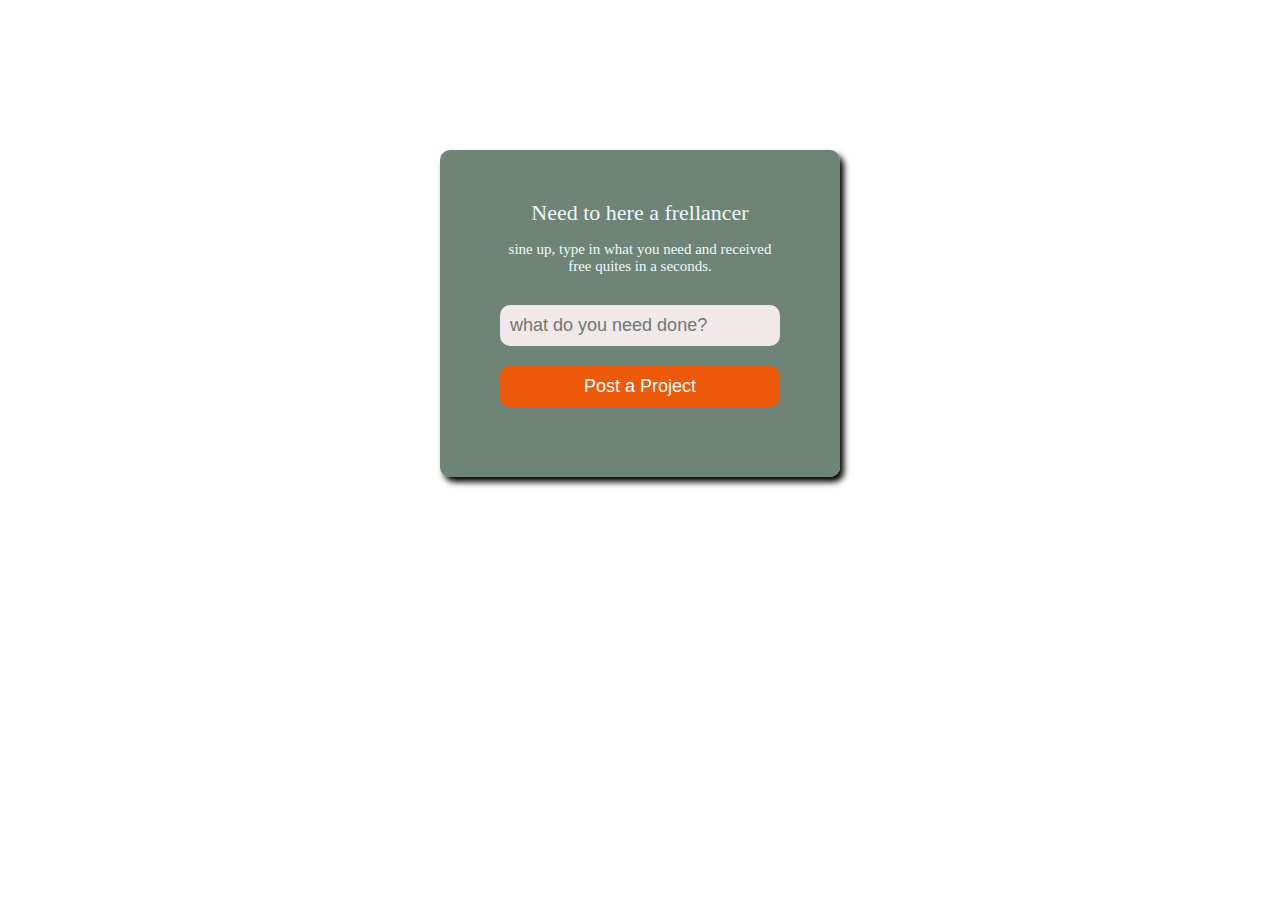
<file: 66 mini project/index.html>
<!DOCTYPE html>
<html lang="en">
<head>
    <meta charset="UTF-8">
    <meta name="viewport" content="width=device-width, initial-scale=1.0">
    <title>Registration Form </title>
    <link rel="stylesheet" href="style.css">
</head>
    <body>

    <main class="container"> 
        <div class="card">
            <H1><B>Need to here a frellancer</B></H1>
            <p> sine up, type in what you need and received free quites in a seconds.</p>
            <form >
                <div class="form-group">
                <input type="text" id="text" name="text" placeholder="what do you need done?"> 
                </div>
                <div class="form-group">
                     <button type="submit"> Post a Project</button>
                </div>
            </form>   
            </div>
           </main>


        </body>
</html>
</file>
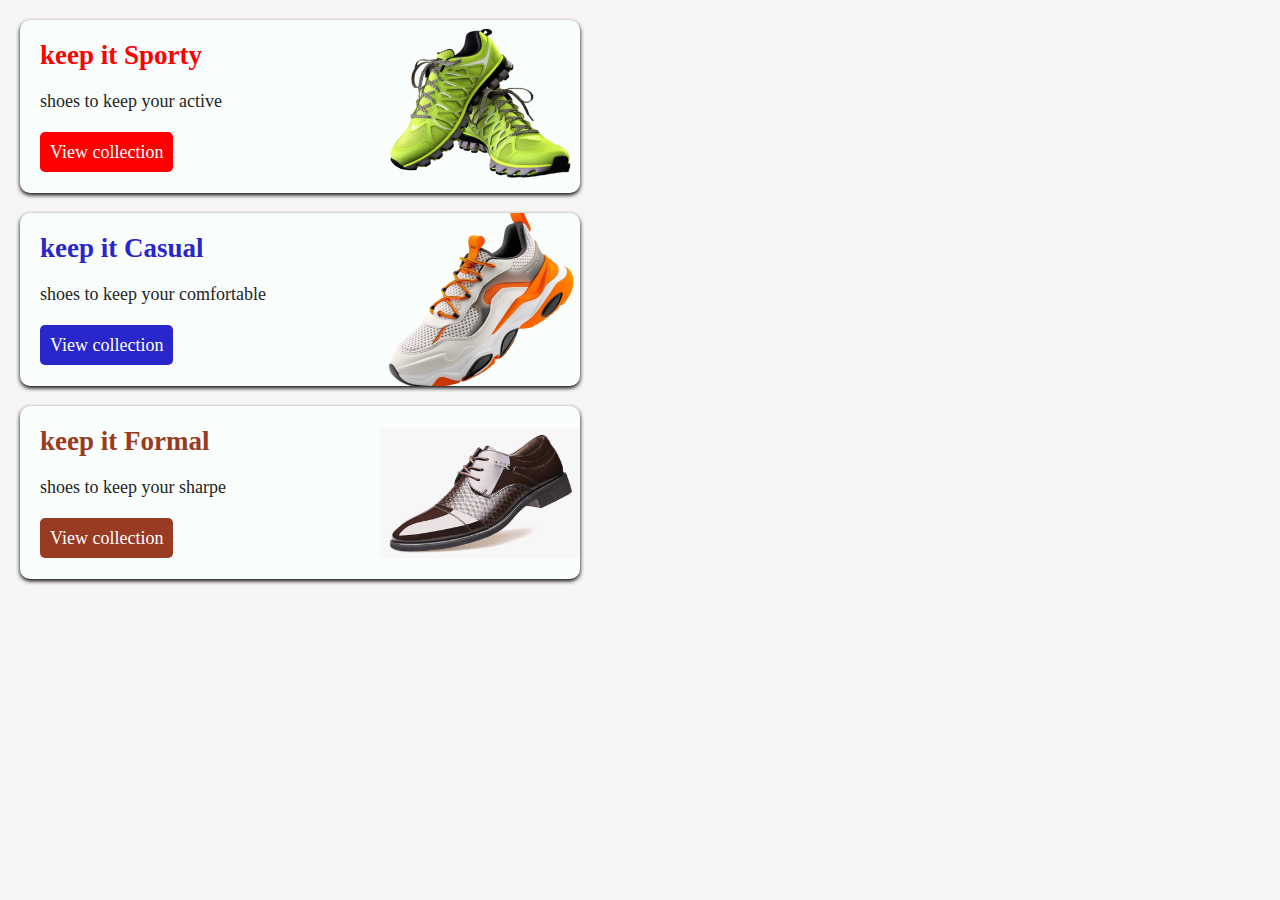
<file: 67. Shoe Cards Mini-Project/index.html>
<!DOCTYPE html>
<html lang="en">
<head>
    <meta charset="UTF-8">
    <meta name="viewport" content="width=device-width, initial-scale=1.0">
    <title>Document</title>
    <link rel="stylesheet" href="style.css">
</head>
<body>
    <div class="container">

        <div class="card card-sporty">
            <h2>keep it Sporty</h2>
            <p>shoes to keep your active</p>
            <a href="#">View collection</a>
        </div>
        <div class="card card-casual">
            <h2>keep it Casual</h2>
            <p>shoes to keep your comfortable</p>
            <a href="#">View collection</a>
        </div>
        <div class="card card-formal">
            <h2>keep it Formal</h2>
            <p>shoes to keep your sharpe</p>
            <a href="#">View collection</a>
        </div>

    </div>
</body>
</html>
</file>
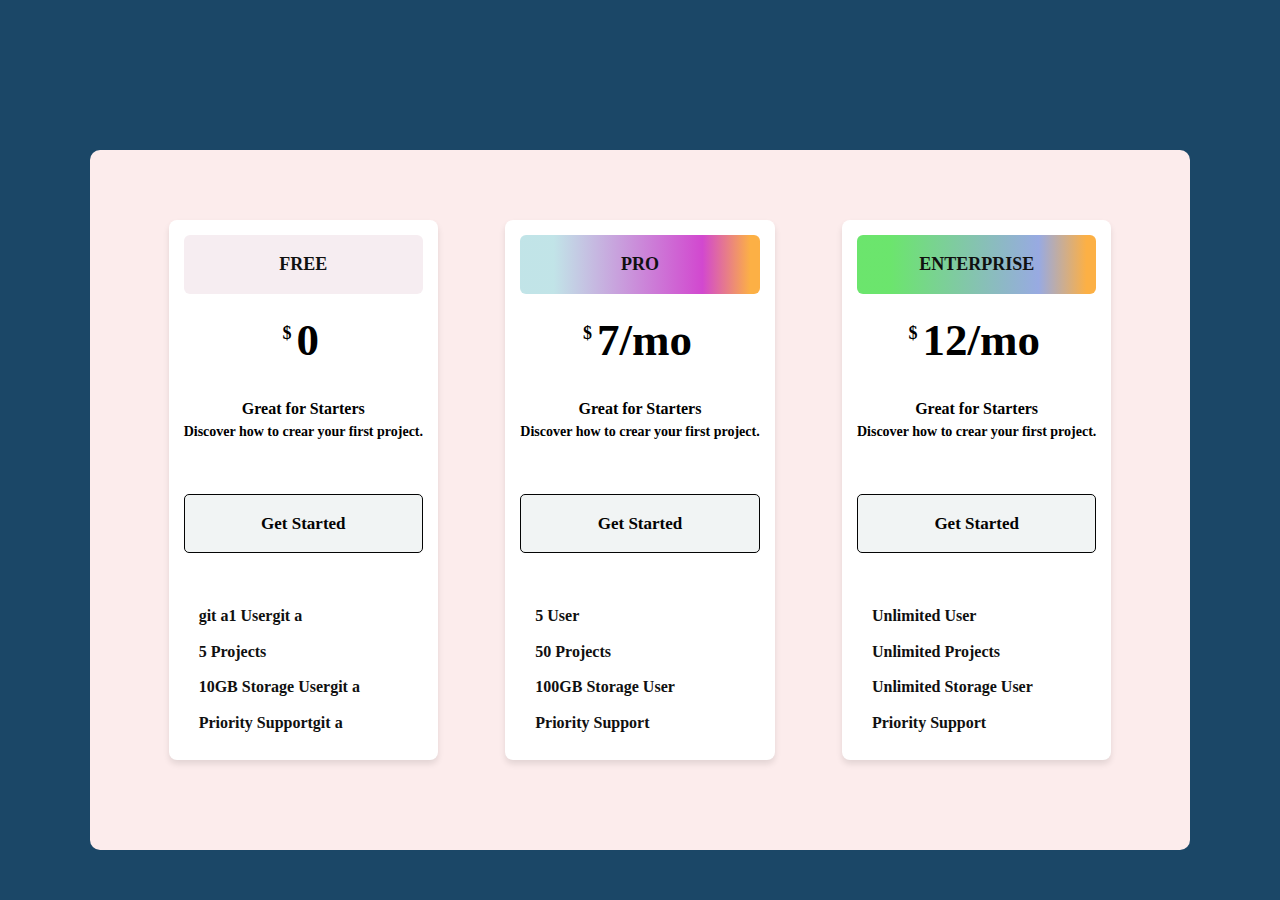
<file: 75. Pricing Card CSS Mini-Project/index.html>
<!DOCTYPE html>
<html lang="en">
<head>
    <meta charset="UTF-8">
    <meta name="viewport" content="width=device-width, initial-scale=1.0">
    <title>Pricing </title>
    <link rel="stylesheet" href="style.css">
</head>
    <body>
            
    <div class="container">
        <div class="pricing">
            <div class="card card-free">
                <h2>Free</h2>
                <p class="price"><sup>$</sup>0</p>
                <p class="price-info"><strong> Great for Starters</strong> </p>
                <p class="main-text">Discover how to crear your first project.</p>
                <a href="#" class="btn">Get Started</a>

                <ul >
                    <li> <b></b>git a1 User</b>git a</li>
                    <li><b> 5 Projects</b></li>
                    <li> <b>10GB Storage User</b>git a</li>
                    <li><b> Priority Support</b>git a</li>
                </ul>

            </div>

            <div class="card card-pro">
                <h2>Pro</h2>
                <p class="price"><sup>$</sup>7/mo</p>
                <p class="price-info"><strong> Great for Starters</strong> </p>
                <p class="main-text">Discover how to crear your first project.</p>
                <a href="#" class="btn">Get Started</a>

                <ul >
                    <li> 5 User</li>
                    <li> 50 Projects</li>
                    <li> 100GB Storage User</li>
                    <li> Priority Support</li>
                </ul>

            </div>


            <div class="card card-enterprise">
                <h2>Enterprise</h2>
                <p class="price"><sup>$</sup>12/mo</p>
                <p class="price-info"><strong> Great for Starters</strong> </p>
                <p class="main-text">Discover how to crear your first project.</p>
                <a href="#" class="btn">Get Started</a>

                <ul >
                    <li><i class="fas fa-check"></i> Unlimited User</li>
                    <li> Unlimited Projects</li>
                    <li> Unlimited Storage User</li>
                    <li> Priority Support</li>
                </ul>

            </div>

        </div>

    </div>

        </body>
</html>
</file>
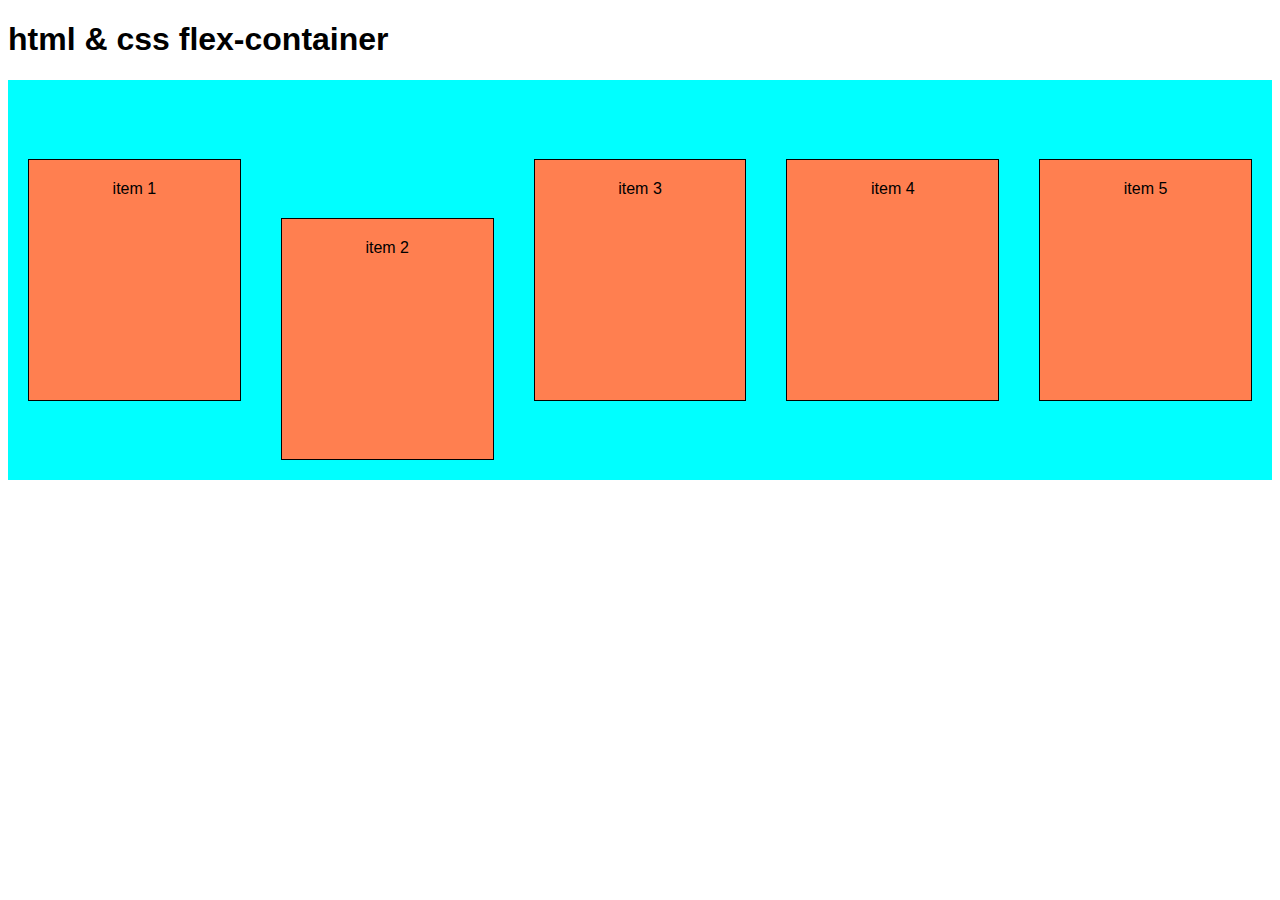
<file: flex/index.html>
<!DOCTYPE html>
<html lang="en">
<head>
    <meta charset="UTF-8">
    <meta name="viewport" content="width=device-width, initial-scale=1.0">
    <title>flex container </title>
    <link rel="stylesheet" href="style.css">
</head>
    <body>
            <h1>html & css flex-container</h1>
    <div class="flex-container">
        <div class="flex-item item-1">item 1</div>
        <div class="flex-item item-2">item 2</div>
        <div class="flex-item item-3">item 3</div>
        <div class="flex-item item-4">item 4</div>
        <div class="flex-item item-5">item 5</div> 

    </div>


        </body>
</html>
</file>
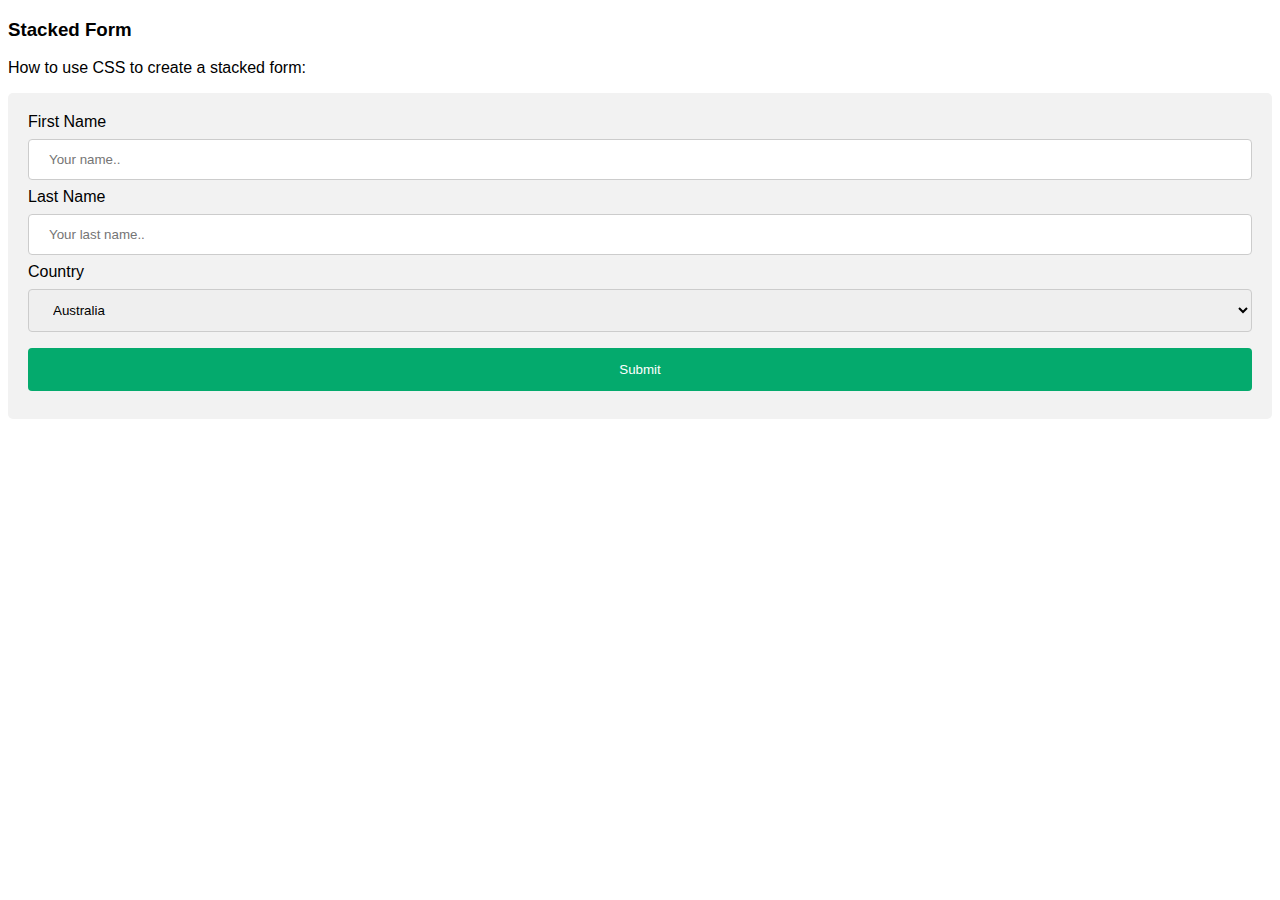
<file: New html/index.html>
<!DOCTYPE html>
<html>
<style>
body {
  font-family: Arial;
}

input[type=text], select {
  width: 100%;
  padding: 12px 20px;
  margin: 8px 0;
  display: block;
  border: 1px solid #ccc;
  border-radius: 4px;
  box-sizing: border-box;
}

input[type=submit] {
  width: 100%;
  background-color: #04AA6D;
  color: white;
  padding: 14px 20px;
  margin: 8px 0;
  border: none;
  border-radius: 4px;
  cursor: pointer;
}

input[type=submit]:hover {
  background-color: #45a049;
}

div.container {
  border-radius: 5px;
  background-color: #f2f2f2;
  padding: 20px;
}
</style>
<body>

<h3>Stacked Form</h3>
<p>How to use CSS to create a stacked form:</p>

<div class="container">
  <form action="/action_page.php">
    <label for="fname">First Name</label>
    <input type="text" id="fname" name="firstname" placeholder="Your name..">

    <label for="lname">Last Name</label>
    <input type="text" id="lname" name="lastname" placeholder="Your last name..">

    <label for="country">Country</label>
    <select id="country" name="country">
      <option value="australia">Australia</option>
      <option value="canada">Canada</option>
      <option value="usa">USA</option>
    </select>
  
    <input type="submit" value="Submit">
  </form>
</div>

</body>
</html>
</file>
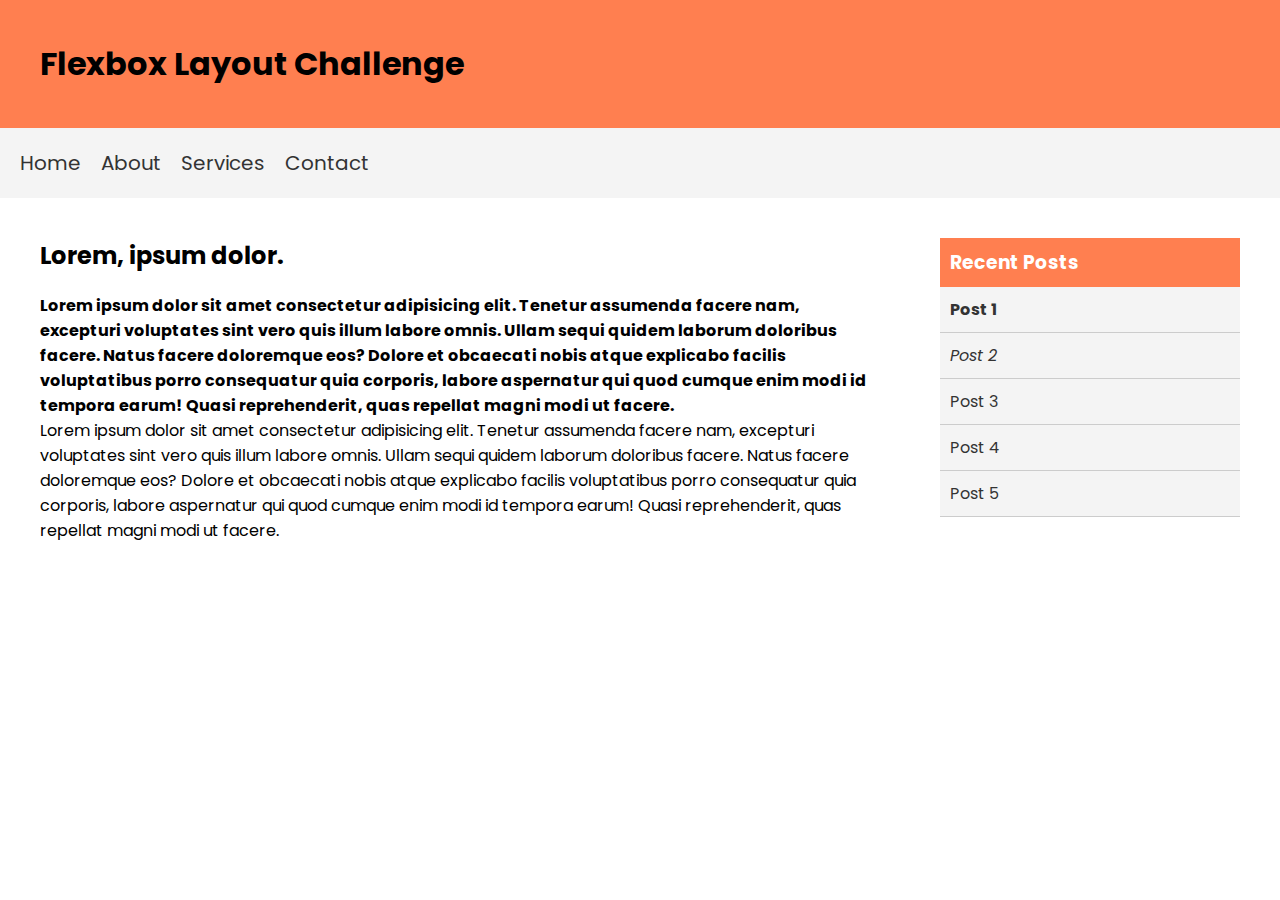
<file: flex resorce/rstyle.html>
<!DOCTYPE html>
<html lang="en">
  <head>
    <meta charset="UTF-8" />
    <meta name="viewport" content="width=device-width, initial-scale=1.0" />
    <link rel="preconnect" href="https://fonts.googleapis.com" />
    <link rel="preconnect" href="https://fonts.gstatic.com" crossorigin />
    <link
      href="https://fonts.googleapis.com/css2?family=Poppins:wght@300;400;500;600;700;800&display=swap"
      rel="stylesheet"
    />
    <link rel="stylesheet" href="resorce.css" />
    <title>HTML & CSS Sandbox</title>
  </head>
  <body>
    <header class="header">
      <h1>Flexbox Layout Challenge</h1>
    </header>
    <nav>
      <ul class="main-menu">
        <li><a href="#">Home</a></li>
        <li><a href="#">About</a></li>
        <li><a href="#">Services</a></li>
        <li><a href="#">Contact</a></li>
      </ul>
    </nav>
    <main class="main">
      <section>
        <h2>Lorem, ipsum dolor.</h2>
        <p>
          <b>Lorem ipsum dolor sit amet consectetur adipisicing elit. Tenetur
            assumenda facere nam, excepturi voluptates sint vero quis illum labore
            omnis. Ullam sequi quidem laborum doloribus facere. Natus facere
            doloremque eos? Dolore et obcaecati nobis atque explicabo facilis
            voluptatibus porro consequatur quia corporis, labore aspernatur qui
            quod cumque enim modi id tempora earum! Quasi reprehenderit, quas
            repellat magni modi ut facere.</b>
        </p>

        <p>
         Lorem ipsum dolor sit amet consectetur adipisicing elit. Tenetur
          assumenda facere nam, excepturi voluptates sint vero quis illum labore
          omnis. Ullam sequi quidem laborum doloribus facere. Natus facere
          doloremque eos? Dolore et obcaecati nobis atque explicabo facilis
          voluptatibus porro consequatur quia corporis, labore aspernatur qui
          quod cumque enim modi id tempora earum! Quasi reprehenderit, quas
          repellat magni modi ut facere.
        </p>
      </section>

      <aside>
        <h3>Recent Posts</h3>
        <ul>
          <li><a href="#"><b>  Post 1</b></a></li>
          <li><a href="#"><i> Post 2</i></a></li>
          <li><a href="#">Post 3</a></li>
          <li><a href="#">Post 4</a></li>
          <li><a href="#">Post 5</a></li>
        </ul>
      </aside>
    </main>
  </body>
</html>
</file>
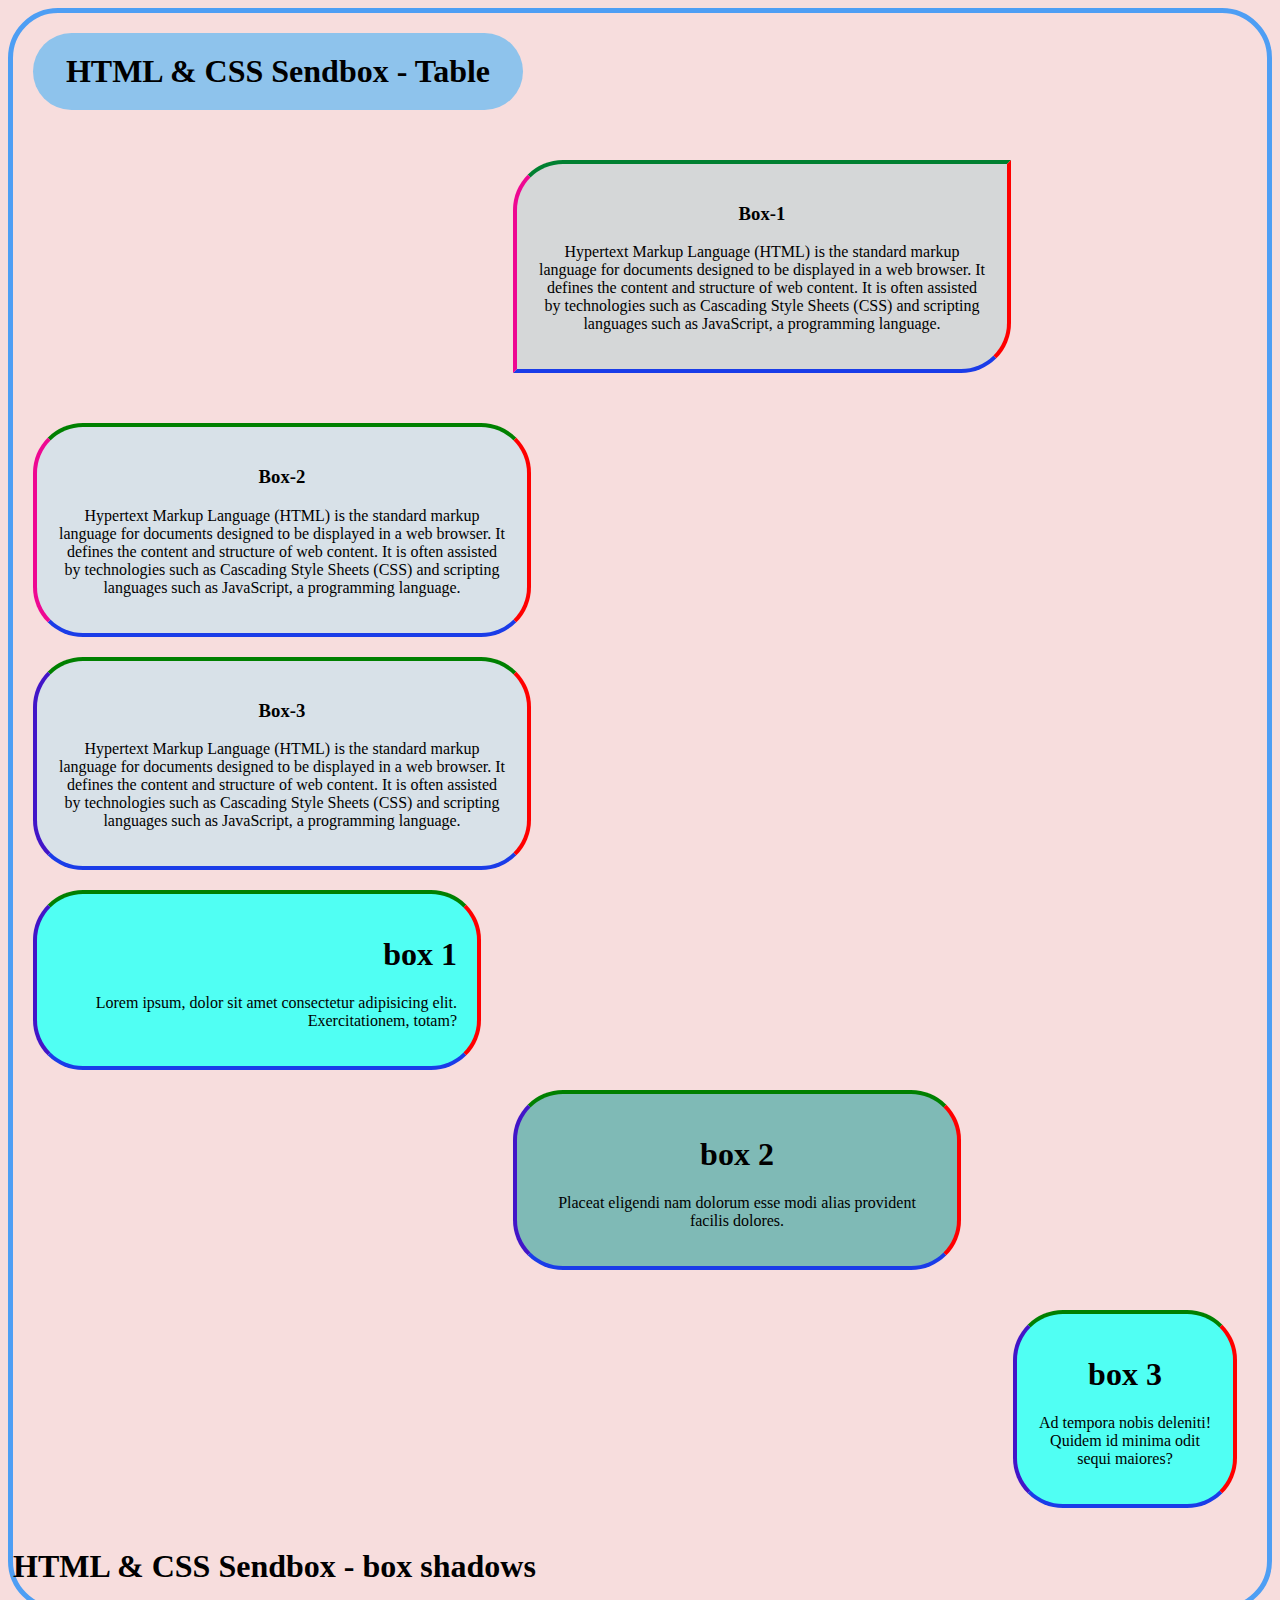
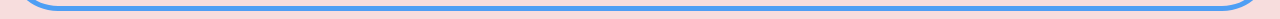
<file: pading/pading.html>
<!DOCTYPE html>
<html lang="en">
<head>
    <meta charset="UTF-8">
    <meta name="viewport" content="width=device-width, initial-scale=1.0">
    
   <link rel="stylesheet" href="padingcss.css">
    <title>Document</title>
</head>
<body>
    <h1 class="main">HTML & CSS Sendbox - Table</h1>

    <div class="checkbox-1">
        <h3> Box-1</h3>

         <P> Hypertext Markup Language (HTML) is the standard markup 
                language for documents designed to be displayed in a web browser.
                It defines the content and structure of web content.
                 It is often assisted by technologies such as Cascading Style 
                 Sheets (CSS) and scripting languages such as JavaScript, a programming language.</P>
    </div>

    <div class="checkbox-2">
        <h3> Box-2</h3>

         <P> Hypertext Markup Language (HTML) is the standard markup 
                language for documents designed to be displayed in a web browser.
                It defines the content and structure of web content.
                 It is often assisted by technologies such as Cascading Style 
                 Sheets (CSS) and scripting languages such as JavaScript, a programming language.</P>
    </div>

    <div class="checkbox-3">
        <h3> Box-3</h3>

         <P> Hypertext Markup Language (HTML) is the standard markup 
                language for documents designed to be displayed in a web browser.
                It defines the content and structure of web content.
                 It is often assisted by technologies such as Cascading Style 
                 Sheets (CSS) and scripting languages such as JavaScript, a programming language.</P>
    </div>




<div>
</div>




    <div class="box box-1">
        <h1>box 1</h1>
        <p>Lorem ipsum, dolor sit amet consectetur adipisicing elit. Exercitationem, totam?</p>
    </div>
    <div class="box box-2">
        <h1>box 2</h1>
        <p>Placeat eligendi nam dolorum esse modi alias provident facilis dolores.</p>
    </div>
    <div class="box box-3">
        <h1>box 3</h1>
        <p>Ad tempora nobis deleniti! Quidem id minima odit sequi maiores?</p>
    </div>
</div>



<div>
    <h1 class="boxshadow">HTML & CSS Sendbox - box shadows</h1>

</div>
   
</body>
</html>
</file>
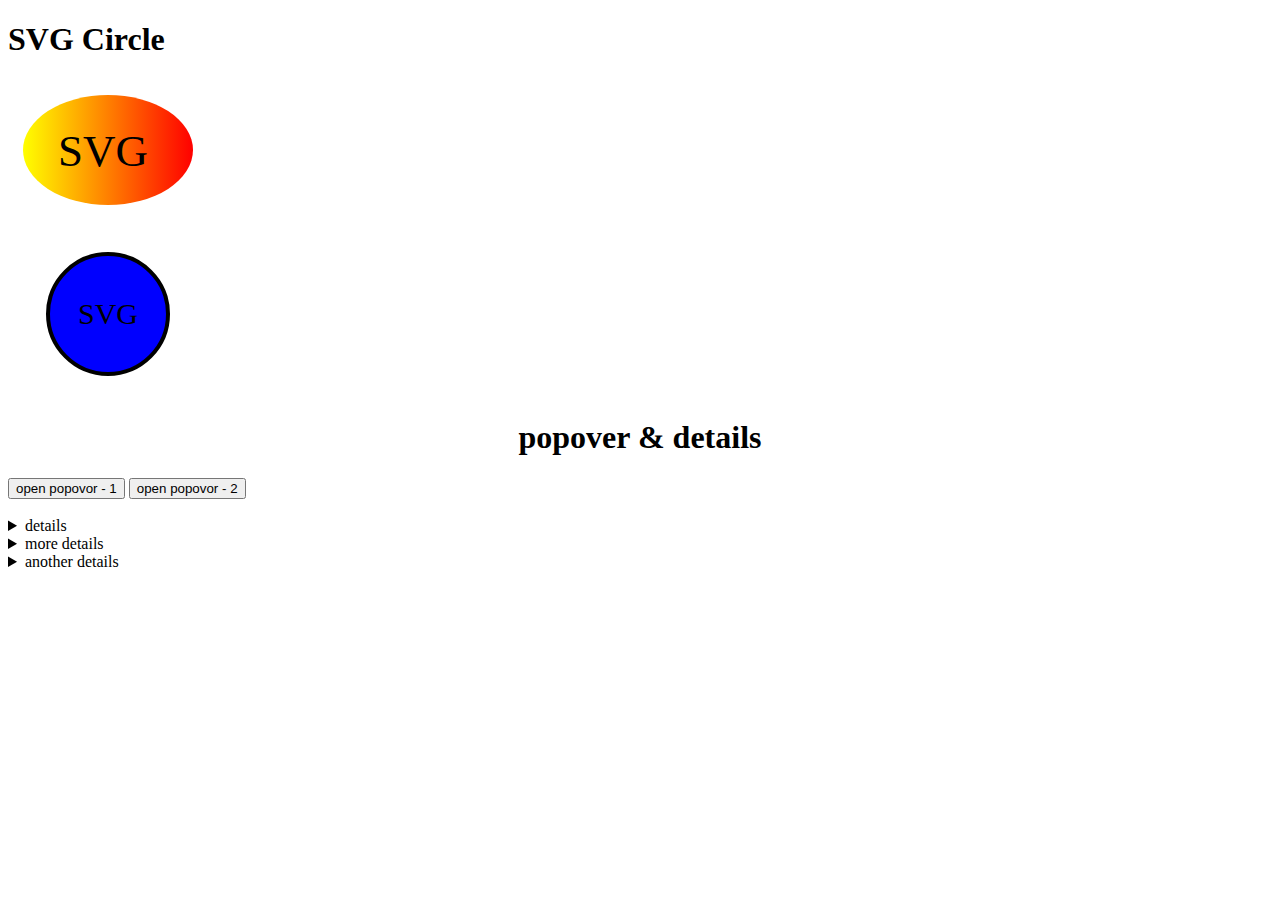
<file: svg/svg.html>
<!DOCTYPE html>
<html lang="en">
<head>
    <meta charset="UTF-8">
    <meta name="viewport" content="width=device-width, initial-scale=1.0">
    <title>svg</title>
</head>
<body>
    <h1>SVG Circle</h1>
<div>
  <svg height="130" width="500">
    <defs>
      <linearGradient id="grad1">
        <stop offset="0%" stop-color="yellow" />
        <stop offset="100%" stop-color="red" />
      </linearGradient>
    </defs>
    <ellipse cx="100" cy="70" rx="85" ry="55" fill="url(#grad1)" />
    <text font-size="45" font-family="Verdana" x="50" y="86"> SVG</text>
    Sorry, your browser does not support inline SVG.
  </svg>


</div>
   <div>


<svg
          width="180" height="180">
          <circle cx="100" cy="100" r="60" stroke="black" stroke-width="4" fill="blue" />
          <text  font-size="30" font-family="Verdana" x="70" y="110" file="white">  SVG</text>
        
      </svg>

    </div>

    <div>
          <h1 style="text-align: center;">   popover & details   </h1>

            <button  popovertarget="popover-1"> open popovor - 1 </button>

                  <div popover id="popover-1"> this is popover -1</div> 

                  <button  popovertarget="popover-2"> open popovor - 2 </button>                                 
                  <div popover id="popover-2"> <h2> this is popover -2 </h2> 
                               <p>   hello bamgladesh </p> </div>
                
                  </br> <br>


        <details> 
          <summary>details</summary> 
          <p>
            this is my practice. this is a short details.
          </p>

    </details>
        
    <details> 
      <summary>more details</summary> 
      <p>
        this is my practice. this is a short details.
      </p>

</details>

<details> 
  <summary>another details</summary> 
  <p>
    this is my practice. this is a short details. this is more detials.
  </p>

</details>

    
   
 



</body>
</html>
</file>
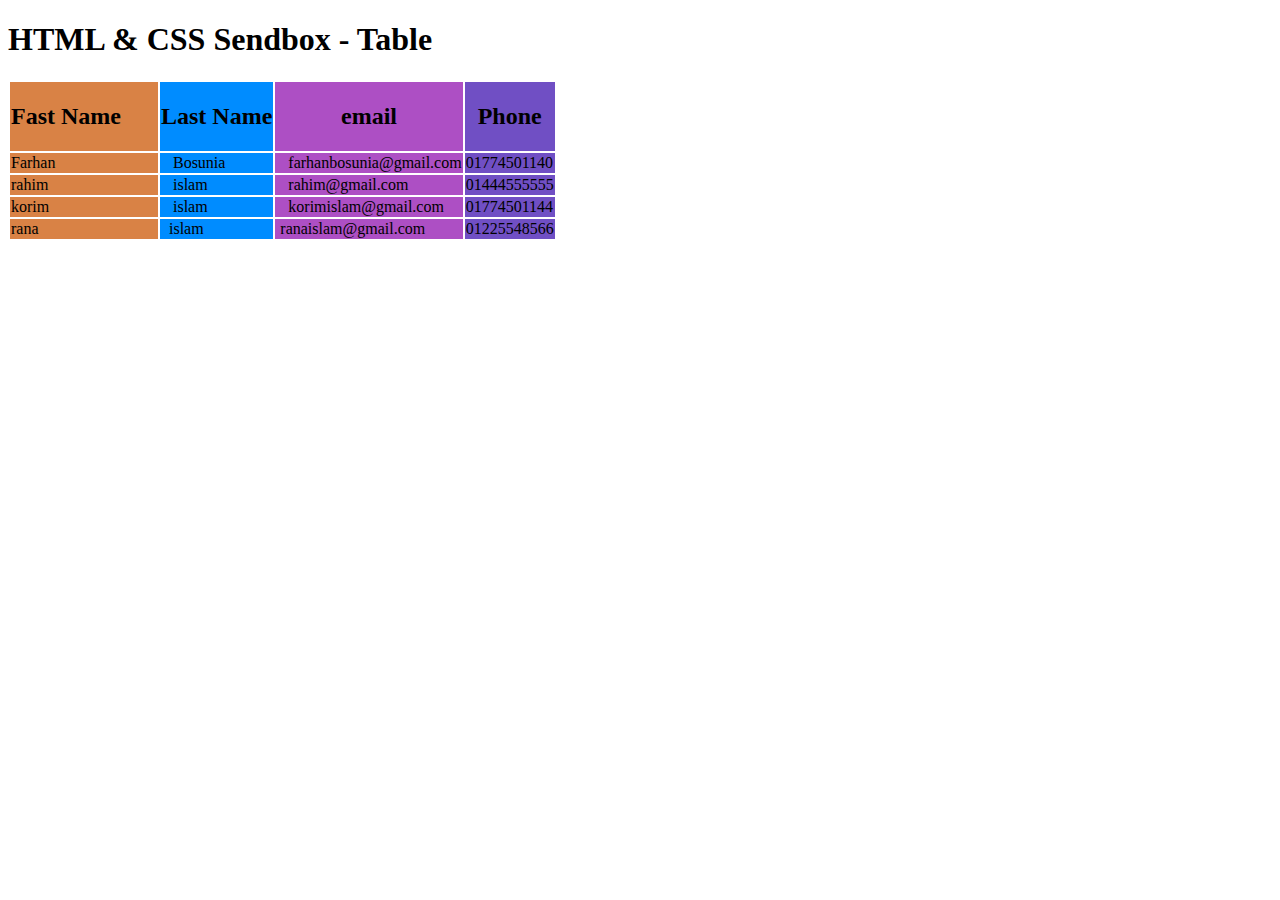
<file: table/image.html>
<!DOCTYPE html>
<html lang="en">
<head>
    <meta charset="UTF-8">
    <meta name="viewport" content="width=device-width, initial-scale=1.0">
    <title>HTML & CSS Sendbox</title>
</head>
<body>
    <h1>HTML & CSS Sendbox - Table</h1>

    <!--   <img src="Screenshot_5.png" alt=""usemap = "#computermap " />
        <map name="cmputermap"></map>--> 
        <table>
                <colgroup>
                    <col style="background-color: rgb(217, 130, 69);">
                    <col style="background-color: rgb(0, 140, 255);">
                    <col style="background-color: rgb(173, 79, 196);">
                    <col style="background-color: rgb(112, 79, 196); column-rule-color: blue;">
                </colgroup>
                <tr> 
                    <th>   <h2> Fast Name  &nbsp;&nbsp; &nbsp;&nbsp; </h2></th> 
                    <th>    <h2> Last Name </h2></th>
                    <th>    <h2> email </h2> </th>
                    <th>     <h2> Phone </h2> </th>
                </tr>
                
                <tr>
                    <td> Farhan </td> 
                    <td > &nbsp;&nbsp;  Bosunia</td>
                    <td> &nbsp;&nbsp; farhanbosunia@gmail.com</td>
                    <td> 01774501140</td>
                </tr>
                <tr>
                    <td> rahim </td> 
                    <td > &nbsp;&nbsp;  islam</td>
                    <td> &nbsp;&nbsp; rahim@gmail.com</td>
                    <td> 01444555555</td>
                </tr>
                <tr>
                    <td> korim </td> 
                    <td> &nbsp;&nbsp;  islam</td>
                    <td> &nbsp;&nbsp; korimislam@gmail.com</td>
                    <td> 01774501144</td>
                </tr>

                <tr>
                    <td> rana </td> 
                    <td> &nbsp;  islam</td>
                    <td> &nbsp;ranaislam@gmail.com</td>
                    <td> 01225548566</td>
                </tr>











                



        </table>





</body>
</html>
</file>
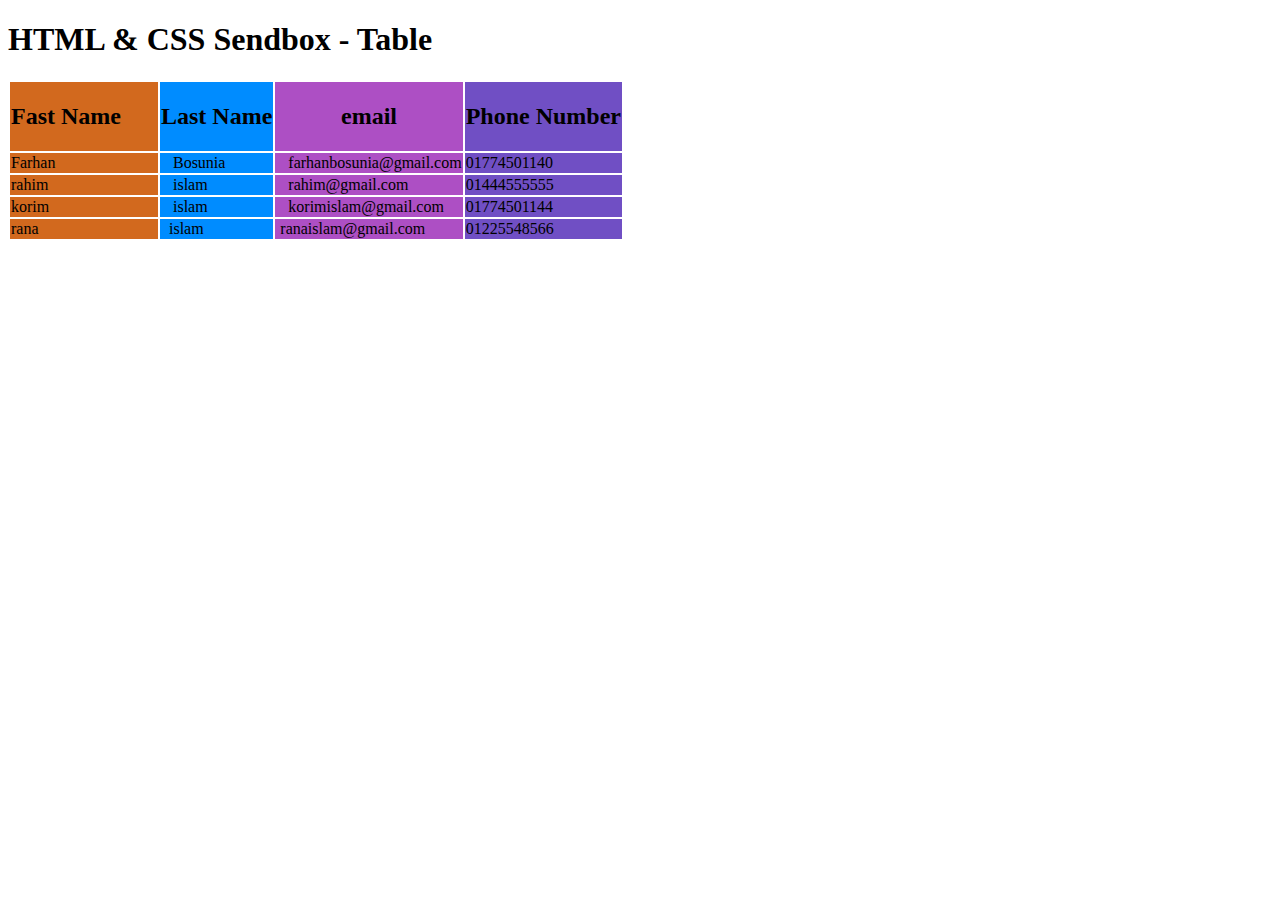
<file: table/Table.html>
<!DOCTYPE html>
<html lang="en">
<head>
    <meta charset="UTF-8">
    <meta name="viewport" content="width=device-width, initial-scale=1.0">
    <title>HTML & CSS Sendbox</title>
</head>
<body>
    <h1>HTML & CSS Sendbox - Table</h1>

    <!--   <img src="Screenshot_5.png" alt=""usemap = "#computermap " />
        <map name="cmputermap"></map>--> 
        <table>
                <colgroup>
                    <col style="background-color: chocolate;">
                    <col style="background-color: rgb(0, 140, 255);">
                    <col style="background-color: rgb(173, 79, 196);">
                    <col style="background-color: rgb(112, 79, 196); column-rule-color: blue;">
                </colgroup>
                <tr> 
                    <th>   <h2> Fast Name  &nbsp;&nbsp; &nbsp;&nbsp; </h2></th> 
                    <th>    <h2> Last Name </h2></th>
                    <th>    <h2> email </h2> </th>
                    <th>     <h2> Phone Number </h2> </th>
                </tr>
                
                <tr>
                    <td> Farhan </td> 
                    <td > &nbsp;&nbsp;  Bosunia</td>
                    <td> &nbsp;&nbsp; farhanbosunia@gmail.com</td>
                    <td> 01774501140</td>
                </tr>
                <tr>
                    <td> rahim </td> 
                    <td > &nbsp;&nbsp;  islam</td>
                    <td> &nbsp;&nbsp; rahim@gmail.com</td>
                    <td> 01444555555</td>
                </tr>
                <tr>
                    <td> korim </td> 
                    <td> &nbsp;&nbsp;  islam</td>
                    <td> &nbsp;&nbsp; korimislam@gmail.com</td>
                    <td> 01774501144</td>
                </tr>

                <tr>
                    <td> rana </td> 
                    <td> &nbsp;  islam</td>
                    <td> &nbsp;ranaislam@gmail.com</td>
                    <td> 01225548566</td>
                </tr>











                



        </table>





</body>
</html>
</file>
<file: 66 mini project/style.css>
*{
    margin: 0;
    padding: 0;
    box-sizing: border-box;
}


.body{
    background-color:#f0eeee;
    font-family: 'poppins', 'sans-serif'
    
}

.container {
    width: 400px;
    margin: 150px auto ;

}

.card{
    background-color: rgba(59, 90, 71, 0.745);
    color: aliceblue;
    border-radius: 10px;
    text-align: center;
    padding: 50px 60px ;
    box-shadow: 4px 5px 6px rgb(0,0,1,4)
}

.card h1 {
    font-size: 22px;
    margin-bottom: 15px;
    font-weight: 300;
}

.card p {
    font-size: 15px;
    margin-bottom: 30px;

}

.card .form-group {
    margin-bottom: 20px;
}

.card input[type='text'] {

    width: 100%;
    padding: 10px 10px;
    font-size: large;
    border: none;
    border-radius: 10px;
    background-color: #f1e9e9;

}

.card input:hover[type='text'] {

    color: #ffffff;
    background: rgb(63, 187, 198);
    background: rgb(128,180,58);
    background: linear-gradient(90deg, rgba(128,180,58,1) 0%, rgba(230,183,51,0.9024859943977591) 66%, rgba(252,176,69,1) 100%);
}




.card button{
    width: 100%;
    padding: 10px 10px;
    font-size: large;
    background-color: rgb(238, 90, 11);
    color: #ffffff;
    cursor: pointer;
    border: none;
    border-radius: 10px;
    
}

.card button:hover {
    background: rgb(128,180,58);
    background: linear-gradient(90deg, rgba(128,180,58,1) 0%, rgba(230,183,51,0.9024859943977591) 66%, rgba(252,176,69,1) 100%);
    border-radius: 10px;
}
</file>
<file: 67. Shoe Cards Mini-Project/style.css>
*{
margin: 0;
padding: 0;
box-sizing: border-box;
}

body{
background-color: rgba(241, 239, 237, 0.567);

}
.container{
max-width: 600px;
margin: 100 auto;
padding: 0 20px;
}

/*card*/
.card{
    background-color: rgb(255, 255, 255);
    margin: 20px 0;
    padding: 20px 20px 30px;
    border-radius: 10px;
    box-shadow: 0 2px 4px rgba(0,0,0,1);
    

}

.card h2{
    font-size: 27px;
    margin-bottom: 20px;

}

.card p{
font-size: 18px;
font-weight: 500px;
color: #242523;
margin-bottom: 30px;
}

/*heading colour*/
.card-sporty h2{
    color: red;
}
.card-casual h2{
    color: rgb(41, 38, 203);
}
.card-formal h2{
    color: rgb(153, 58, 34);
}
.card a{
    text-decoration: none;
    background-color: rgb(19, 18, 18);
    color: rgb(255, 255, 255);
    padding: 10px 10px;
    border-radius: 5px;
    font-size: 18px;
}

.card a:hover{
opacity: 0.8;

}

/*link colour*/

.card-sporty a{
    background-color: red;
}
.card-casual a{
    background-color: rgb(41, 38, 203);
}
.card-formal a{
    background-color: rgb(153, 58, 34);
}

/*background image*/
.card-sporty{
   background: url('bg22.png') no-repeat center right  ; 
   background-size: 200px;
   background-color: rgb(249, 254, 252);

}
.card-casual{
    background: url('bg.png') no-repeat center right  ; 
    background-size: 200px;
    background-color: rgb(249, 254, 252);
 }
 .card-formal{
    background: url('bg3.png') no-repeat center right  ; 
    background-size: 200px;
    background-color: rgb(249, 254, 252);
 }
</file>
<file: 75. Pricing Card CSS Mini-Project/style.css>
*{
    margin: 0;
    padding: 0;
    box-sizing: border-box;

}

body{
    font-family: 'montserrat' sans-serif;
    font-weight: 600;
    line-height: 1.6;
    background-color: rgb(27, 71, 103);
    color: black;
}

a{
    text-decoration: none;
    color: #007bff;
}

ul{
    list-style: none;

}
li{
    margin-bottom: 10px;
}
.container{
    max-width: 1100px;
    background-color: rgb(252, 236, 236);
    border-radius: 10px;
    margin: 0 auto;
    margin-top: 150px;
    padding: 70px 60px;


}

.pricing{
    display: flex;
    justify-content: space-around;
    gap: 30px;
    flex-wrap: wrap;

}

.card{
    flex-direction: 1;
    background-color: rgb(255, 255, 255);
    border-radius: 8px;
    text-align: center;
    margin-bottom: 20px;
    padding: 15px;
    box-shadow: 0 4px 6px rgba(0,0,0,0.1);


}

.card h2{
    font-size: 18px;
    text-transform: uppercase;
    margin-bottom: 10px;
    padding: 15px;
    color: #101010;
    background: #f6edf1;
    border-radius: 6px;


}
.card-pro h2{
    
    background: rgb(58,169,180);
    background: linear-gradient(90deg, rgba(58,169,180,0.31425070028011204) 14%, 
    rgba(205, 52, 202, 0.9) 76%, rgba(252,176,69,1) 96%);

}
.card-enterprise h2{
    
    background: rgb(58,169,180);
    background: linear-gradient(90deg, rgba(57, 220, 59, 0.744) 14%, 
    rgb(152, 170, 226) 76%, rgba(252,176,69,1) 96%);

}

/* Price */

.card .price{
    font-size: 45px;
    font-weight: 700;
    margin-bottom: 20px;

}

.card .price sup {
    font-size: 18px;
    position: relative;
    left: -5px;

}
.card .price span {
    font-size: 18px;
    position: relative;
    left: 5px;
}
.card .main-text{
    font-size: 14px;
    margin-bottom: 50px;

}
/* Button */
.btn{
    display: block;
    background-color: rgb(241, 244, 244);
    color: #040303;
    border: 1px solid rgb(4, 4, 4);
    border-radius: 5px;
    padding: 15px;
    width: 100%;
    cursor: pointer;
    font-size: 17px;

}

.btn-primary,
.btn:hover {
background-color: #181717;
color: #f4f4f4;
}

/* list */
.card ul {
    text-align: left;
    margin-top: 50px;
    margin-left: 15px;
}
.card ul li  {
    color: #101010;
    margin-right: 15px;
}
</file>
<file: flex/style.css>
body{
    font-family: Arial, sans-serif;
}

.flex-container{
    background-color: aqua;
    display: flex;
    width: 100%;
    height: 400px;
    justify-content: space-evenly;
    align-items: center;
    flex-direction: row;
    /* text-align: center; */

}

.item-2 {

    align-self: flex-end;
    
}

.flex-item{
    height: 200px;
    width: 200px;
    background-color: coral;
    border: 1px solid black;
    text-align: center ;
    margin: 20px;
    padding: 20px;

}
</file>
<file: flex resorce/resorce.css>
* {
    margin: 0;
    padding: 0;
    box-sizing: border-box;
  }
  
  body {
    font-family: 'Poppins', sans-serif;
  }
  
  ul {
    list-style-type: none;
  }
  
  a {
    text-decoration: none;
    color: #333;
  }
  
  a:hover {
    color: coral;
  }
  
  h2 {
    margin-bottom: 20px;
  }
  ```
  
  <details>
  
  <summary>Click For Solution</summary>
  
  ```css
  * {
    margin: 0;
    padding: 0;
    box-sizing: border-box;
  }
  
  body {
    font-family: 'Poppins', sans-serif;
  }
  
  ul {
    list-style-type: none;
  }
  
  a {
    text-decoration: none;
    color: #333;
  }
  
  h2 {
    margin-bottom: 20px;
  }
  
  .header {
    background: coral;
    padding: 40px;
  }
  
  .main-menu {
    display: flex;
    gap: 20px;
    padding: 20px;
    background: #f4f4f4;
  }
  
  .main-menu a {
    font-size: 20px;
  }
  
  .main {
    display: flex;
    gap: 70px;
    padding: 40px;
  }
  
  .main section {
    flex: 1; /* Take up remaining space */
  }
  
  .main aside {
    width: 300px;
  }
  
  .main aside h3 {
    padding: 10px;
    background: coral;
    color: #fff;
  }
  
  .main aside li {
    padding: 10px;
    background: #f4f4f4;
    border-bottom: 1px solid #ccc;
  }
</file>
<file: pading/padingcss.css>
body{
    background: #f7dddd;
   border: rgb(78, 158, 244) solid 5px;
   border-radius: 50px;
   
}




.main{
    background-color: rgb(142, 195, 236);
    max-width: 450px;
    margin: 20px;
    padding: 20px;
    border-radius: 50px;
    text-align: center;
   

}
.checkbox-1{
    text-align: center;
    background-color: rgb(213, 215, 216);
    max-width: 450px;
    margin: 50px;
    margin-left: 500px;
    padding: 20px;
    border: 2px solid black;
    border-top: color(srgb red green blue);
    border-left:solid rgb(238, 8, 146) 4px;
    border-right: solid red 4px;
    border-bottom: solid rgb(26, 60, 232) 4px;
    border-top: solid rgb(0, 128, 49) 4px;
    border-top-left-radius: 50px;
    border-bottom-right-radius: 50px;
  

}



.checkbox-2{
    text-align: center;
    background-color: rgb(216, 225, 232);
    max-width: 450px;
    margin: 20px;
    padding: 20px;
    border: 2px solid black;
    border-radius: 2px;
    border-top: color(srgb red green blue);
    border-left:solid rgb(238, 8, 146) 4px;
    border-right: solid red 4px;
    border-bottom: solid rgb(26, 60, 232) 4px;
    border-top: solid green 4px;
    border-radius: 50px;
    
    

}

.checkbox-3{
    text-align: center;
    background-color: rgb(216, 225, 232);
    max-width: 450px;
    margin: 20px;
    padding: 20px;
    border: 2px solid black;
    border-top: solid green 4px;
    border-left:solid rgb(66, 21, 200) 4px;
    border-right: solid red 4px;
    border-bottom: solid rgb(26, 60, 232) 4px;
    border-radius: 50px;
   
}


.box{
   text-align: right;
    background-color: coral;
    max-width: 400px;
    margin: 20px;
    padding: 20px;
    border-radius: 50px;
    border-top: solid green 4px;
    border-left:solid rgb(66, 21, 200) 4px;
    border-right: solid red 4px;
    border-bottom: solid rgb(26, 60, 232) 4px;
    background-color: rgb(80, 255, 243);
}

.box-2{
   /* margin-top: 20px;
    margin-left: 30px;
    margin-right: 40px;
    margin-bottom: 50px;*/

    margin: 20px 30px 40px 500px;
    border-radius: 50px;
    text-align: center;
    border-top: solid green 4px;
    border-left:solid rgb(66, 21, 200) 4px;
    border-right: solid red 4px;
    border-bottom: solid rgb(26, 60, 232) 4px;
    background-color: rgb(127, 186, 182);
}
.box-3{
  text-align: center;
    margin: 20px 30px 40px 1000px;
    border: 2px solid black;
    border-top: solid green 4px;
    border-left:solid rgb(66, 21, 200) 4px;
    border-right: solid red 4px;
    border-bottom: solid rgb(26, 60, 232) 4px;
    background-color: rgb(80, 255, 243);
    border-radius: 50px;

    align-items: center;
    justify-content: center;
}
</file>
